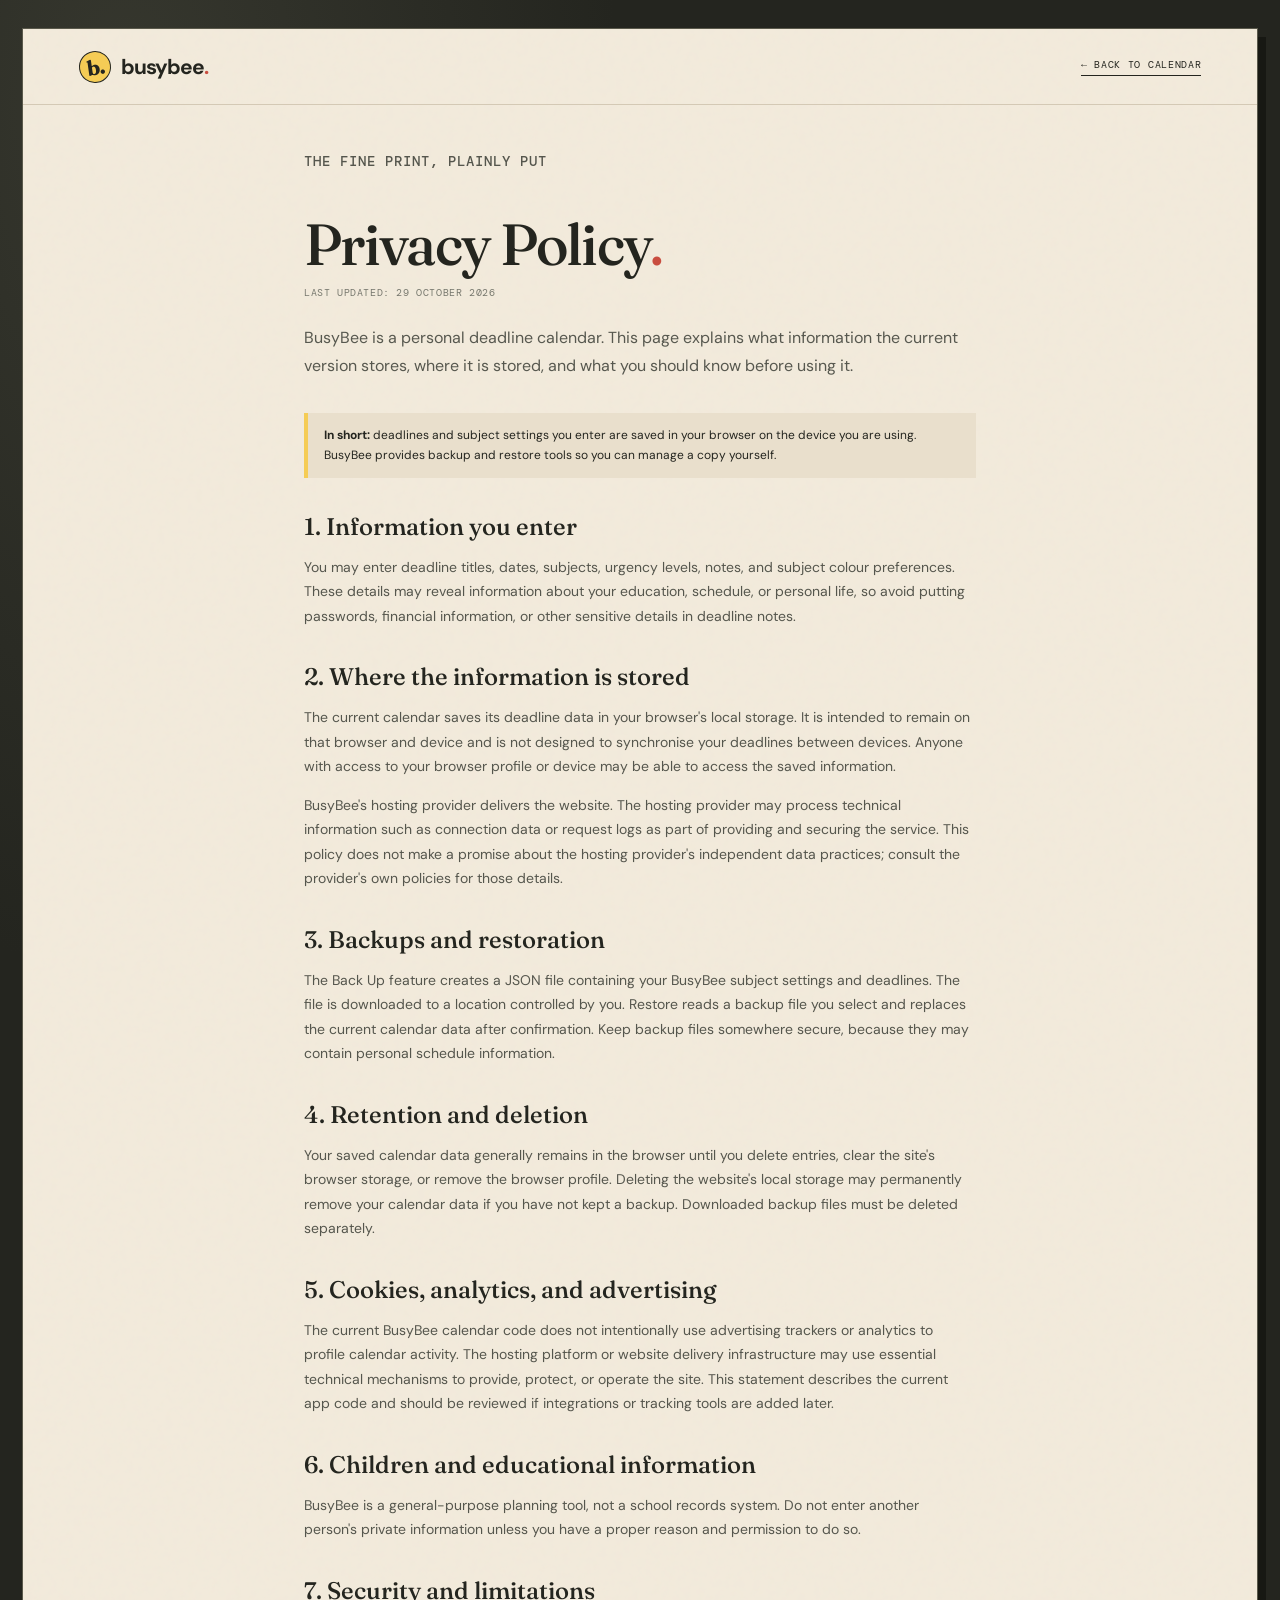
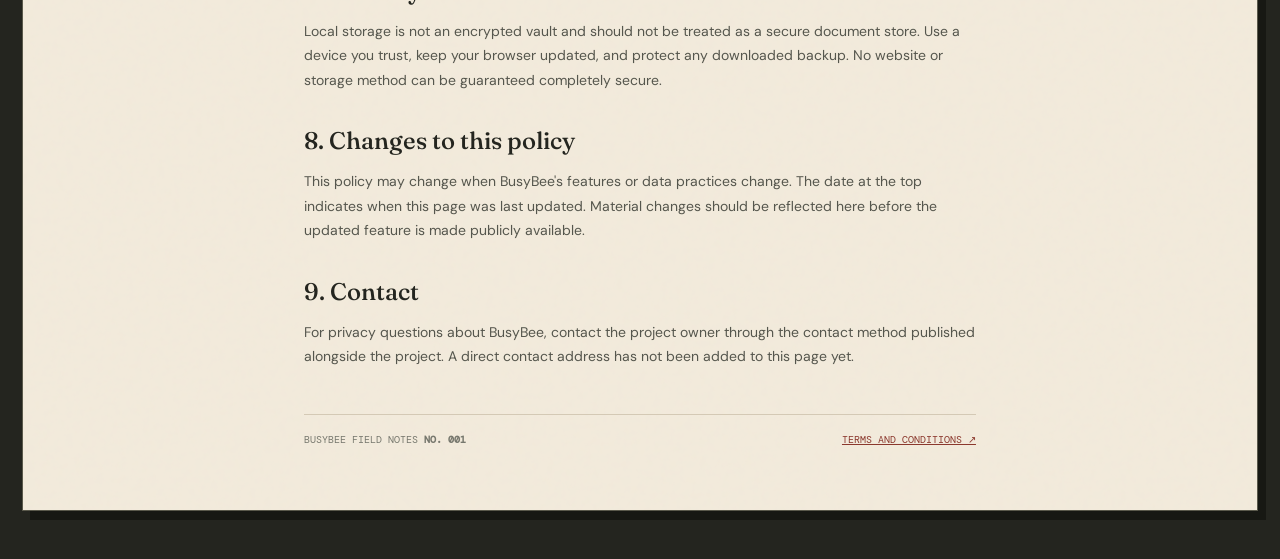
<file: privacy.html>
<!doctype html>
<html lang="en">
<head>
<meta charset="utf-8"><meta name="viewport" content="width=device-width,initial-scale=1"><meta name="theme-color" content="#24251f"><title>Privacy Policy | BusyBee</title><link rel="stylesheet" href="styles.css">
<style>
.legal{max-width:820px;margin:0 auto;padding:44px 6% 64px;position:relative;z-index:1}.legal-nav{display:flex;justify-content:space-between;align-items:center;gap:14px;border-bottom:1px solid var(--line);padding-bottom:20px}.back-link{color:var(--ink);font-family:var(--mono);font-size:10px;letter-spacing:.7px;text-decoration:none;border-bottom:1px solid var(--ink);padding-bottom:4px}.legal h1{font:500 clamp(38px,6vw,58px)/1.05 var(--serif);letter-spacing:-1.7px;margin:40px 0 12px}.legal .updated{font:10px var(--mono);letter-spacing:.6px;color:var(--muted)}.legal .lead{font-size:16px;line-height:1.7;max-width:660px;margin:25px 0 34px;color:#57584f}.legal h2{font:500 24px var(--serif);margin:34px 0 10px}.legal p,.legal li{font-size:14px;line-height:1.75;color:#55564d}.legal ul{padding-left:22px}.legal a{color:#8b382d;overflow-wrap:anywhere}.legal-note{border-left:4px solid var(--yellow);padding:12px 16px;background:#e9dfcc;font-size:12px;line-height:1.7;margin:24px 0}.legal-footer{border-top:1px solid var(--line);padding-top:18px;margin-top:45px;display:flex;justify-content:space-between;gap:15px;flex-wrap:wrap;font:10px var(--mono);color:var(--muted)}@media(max-width:600px){.legal{padding:30px 6% 45px}.legal h1{margin-top:30px}.legal p,.legal li{font-size:13px}}
</style>
</head>
<body><div class="app-shell"><header class="topbar"><a class="wordmark" href="./"><span class="bee-mark">b.</span><span>busybee<span class="dot">.</span></span></a><a class="back-link" href="./">← BACK TO CALENDAR</a></header>
<main class="legal">
<p class="eyebrow">THE FINE PRINT, PLAINLY PUT</p>
<h1>Privacy Policy<span class="dot">.</span></h1>
<p class="updated">LAST UPDATED: 29 OCTOBER 2026</p>
<p class="lead">BusyBee is a personal deadline calendar. This page explains what information the current version stores, where it is stored, and what you should know before using it.</p>
<div class="legal-note"><strong>In short:</strong> deadlines and subject settings you enter are saved in your browser on the device you are using. BusyBee provides backup and restore tools so you can manage a copy yourself.</div>
<h2>1. Information you enter</h2>
<p>You may enter deadline titles, dates, subjects, urgency levels, notes, and subject colour preferences. These details may reveal information about your education, schedule, or personal life, so avoid putting passwords, financial information, or other sensitive details in deadline notes.</p>
<h2>2. Where the information is stored</h2>
<p>The current calendar saves its deadline data in your browser's local storage. It is intended to remain on that browser and device and is not designed to synchronise your deadlines between devices. Anyone with access to your browser profile or device may be able to access the saved information.</p>
<p>BusyBee's hosting provider delivers the website. The hosting provider may process technical information such as connection data or request logs as part of providing and securing the service. This policy does not make a promise about the hosting provider's independent data practices; consult the provider's own policies for those details.</p>
<h2>3. Backups and restoration</h2>
<p>The Back Up feature creates a JSON file containing your BusyBee subject settings and deadlines. The file is downloaded to a location controlled by you. Restore reads a backup file you select and replaces the current calendar data after confirmation. Keep backup files somewhere secure, because they may contain personal schedule information.</p>
<h2>4. Retention and deletion</h2>
<p>Your saved calendar data generally remains in the browser until you delete entries, clear the site's browser storage, or remove the browser profile. Deleting the website's local storage may permanently remove your calendar data if you have not kept a backup. Downloaded backup files must be deleted separately.</p>
<h2>5. Cookies, analytics, and advertising</h2>
<p>The current BusyBee calendar code does not intentionally use advertising trackers or analytics to profile calendar activity. The hosting platform or website delivery infrastructure may use essential technical mechanisms to provide, protect, or operate the site. This statement describes the current app code and should be reviewed if integrations or tracking tools are added later.</p>
<h2>6. Children and educational information</h2>
<p>BusyBee is a general-purpose planning tool, not a school records system. Do not enter another person's private information unless you have a proper reason and permission to do so.</p>
<h2>7. Security and limitations</h2>
<p>Local storage is not an encrypted vault and should not be treated as a secure document store. Use a device you trust, keep your browser updated, and protect any downloaded backup. No website or storage method can be guaranteed completely secure.</p>
<h2>8. Changes to this policy</h2>
<p>This policy may change when BusyBee's features or data practices change. The date at the top indicates when this page was last updated. Material changes should be reflected here before the updated feature is made publicly available.</p>
<h2>9. Contact</h2>
<p>For privacy questions about BusyBee, contact the project owner through the contact method published alongside the project. A direct contact address has not been added to this page yet.</p>
<div class="legal-footer"><span>BUSYBEE FIELD NOTES <b>NO. 001</b></span><span><a href="terms.html">TERMS AND CONDITIONS ↗</a></span></div>
</main></div></body></html>
</file>
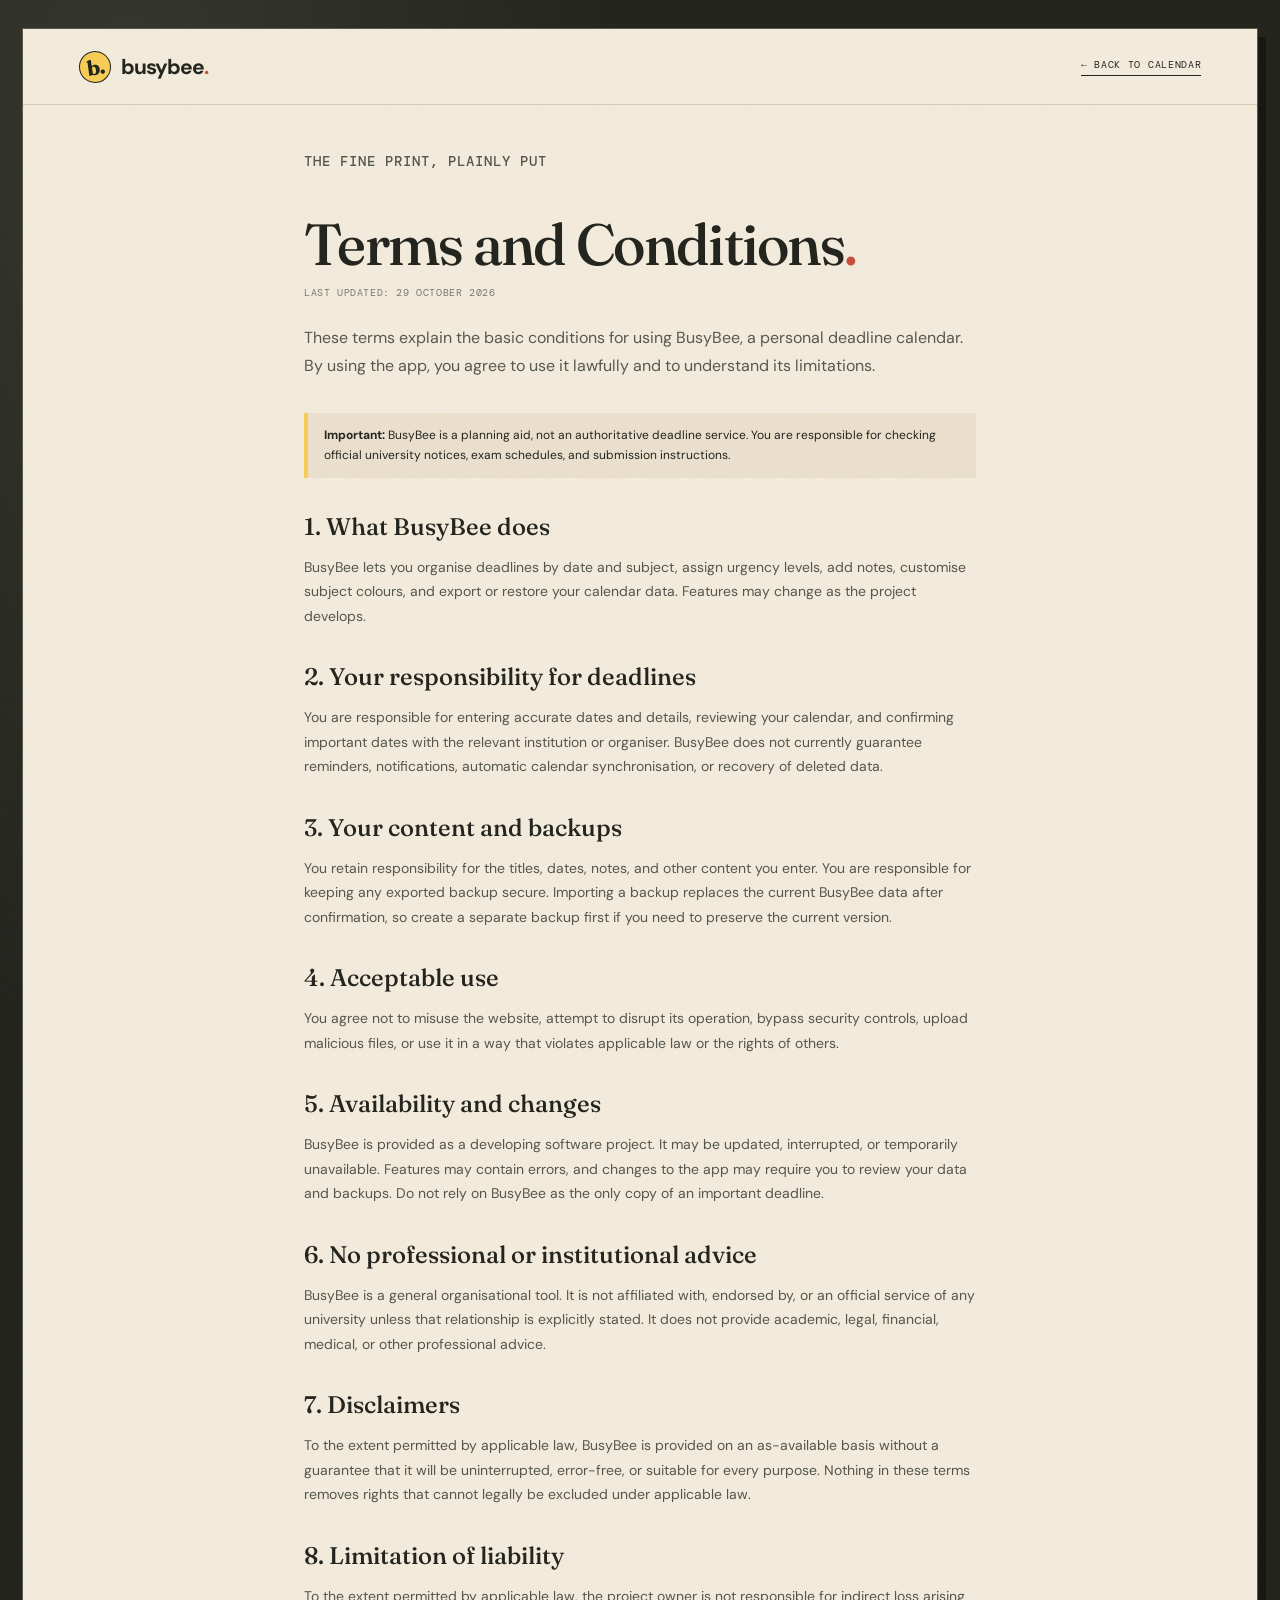
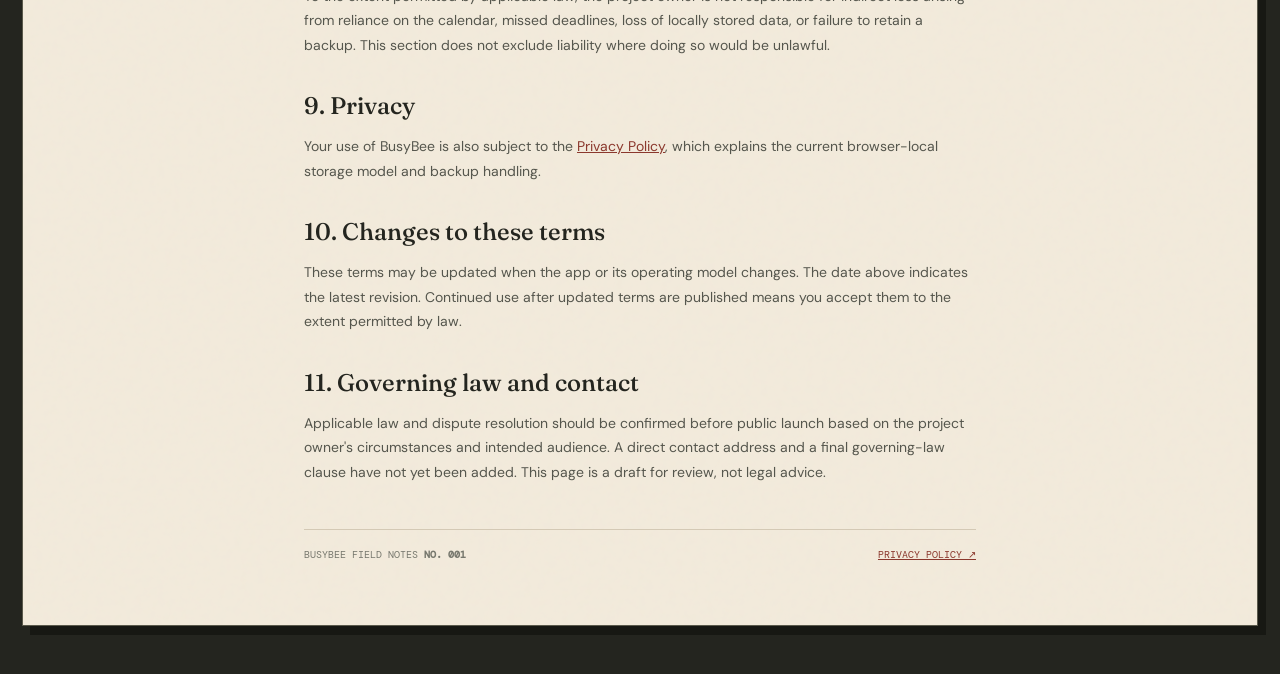
<file: terms.html>
<!doctype html>
<html lang="en">
<head>
<meta charset="utf-8"><meta name="viewport" content="width=device-width,initial-scale=1"><meta name="theme-color" content="#24251f"><title>Terms and Conditions | BusyBee</title><link rel="stylesheet" href="styles.css">
<style>
.legal{max-width:820px;margin:0 auto;padding:44px 6% 64px;position:relative;z-index:1}.legal-nav{display:flex;justify-content:space-between;align-items:center;gap:14px;border-bottom:1px solid var(--line);padding-bottom:20px}.back-link{color:var(--ink);font-family:var(--mono);font-size:10px;letter-spacing:.7px;text-decoration:none;border-bottom:1px solid var(--ink);padding-bottom:4px}.legal h1{font:500 clamp(38px,6vw,58px)/1.05 var(--serif);letter-spacing:-1.7px;margin:40px 0 12px}.legal .updated{font:10px var(--mono);letter-spacing:.6px;color:var(--muted)}.legal .lead{font-size:16px;line-height:1.7;max-width:660px;margin:25px 0 34px;color:#57584f}.legal h2{font:500 24px var(--serif);margin:34px 0 10px}.legal p,.legal li{font-size:14px;line-height:1.75;color:#55564d}.legal ul{padding-left:22px}.legal a{color:#8b382d;overflow-wrap:anywhere}.legal-note{border-left:4px solid var(--yellow);padding:12px 16px;background:#e9dfcc;font-size:12px;line-height:1.7;margin:24px 0}.legal-footer{border-top:1px solid var(--line);padding-top:18px;margin-top:45px;display:flex;justify-content:space-between;gap:15px;flex-wrap:wrap;font:10px var(--mono);color:var(--muted)}@media(max-width:600px){.legal{padding:30px 6% 45px}.legal h1{margin-top:30px}.legal p,.legal li{font-size:13px}}
</style>
</head>
<body><div class="app-shell"><header class="topbar"><a class="wordmark" href="./"><span class="bee-mark">b.</span><span>busybee<span class="dot">.</span></span></a><a class="back-link" href="./">← BACK TO CALENDAR</a></header>
<main class="legal">
<p class="eyebrow">THE FINE PRINT, PLAINLY PUT</p>
<h1>Terms and Conditions<span class="dot">.</span></h1>
<p class="updated">LAST UPDATED: 29 OCTOBER 2026</p>
<p class="lead">These terms explain the basic conditions for using BusyBee, a personal deadline calendar. By using the app, you agree to use it lawfully and to understand its limitations.</p>
<div class="legal-note"><strong>Important:</strong> BusyBee is a planning aid, not an authoritative deadline service. You are responsible for checking official university notices, exam schedules, and submission instructions.</div>
<h2>1. What BusyBee does</h2>
<p>BusyBee lets you organise deadlines by date and subject, assign urgency levels, add notes, customise subject colours, and export or restore your calendar data. Features may change as the project develops.</p>
<h2>2. Your responsibility for deadlines</h2>
<p>You are responsible for entering accurate dates and details, reviewing your calendar, and confirming important dates with the relevant institution or organiser. BusyBee does not currently guarantee reminders, notifications, automatic calendar synchronisation, or recovery of deleted data.</p>
<h2>3. Your content and backups</h2>
<p>You retain responsibility for the titles, dates, notes, and other content you enter. You are responsible for keeping any exported backup secure. Importing a backup replaces the current BusyBee data after confirmation, so create a separate backup first if you need to preserve the current version.</p>
<h2>4. Acceptable use</h2>
<p>You agree not to misuse the website, attempt to disrupt its operation, bypass security controls, upload malicious files, or use it in a way that violates applicable law or the rights of others.</p>
<h2>5. Availability and changes</h2>
<p>BusyBee is provided as a developing software project. It may be updated, interrupted, or temporarily unavailable. Features may contain errors, and changes to the app may require you to review your data and backups. Do not rely on BusyBee as the only copy of an important deadline.</p>
<h2>6. No professional or institutional advice</h2>
<p>BusyBee is a general organisational tool. It is not affiliated with, endorsed by, or an official service of any university unless that relationship is explicitly stated. It does not provide academic, legal, financial, medical, or other professional advice.</p>
<h2>7. Disclaimers</h2>
<p>To the extent permitted by applicable law, BusyBee is provided on an as-available basis without a guarantee that it will be uninterrupted, error-free, or suitable for every purpose. Nothing in these terms removes rights that cannot legally be excluded under applicable law.</p>
<h2>8. Limitation of liability</h2>
<p>To the extent permitted by applicable law, the project owner is not responsible for indirect loss arising from reliance on the calendar, missed deadlines, loss of locally stored data, or failure to retain a backup. This section does not exclude liability where doing so would be unlawful.</p>
<h2>9. Privacy</h2>
<p>Your use of BusyBee is also subject to the <a href="privacy.html">Privacy Policy</a>, which explains the current browser-local storage model and backup handling.</p>
<h2>10. Changes to these terms</h2>
<p>These terms may be updated when the app or its operating model changes. The date above indicates the latest revision. Continued use after updated terms are published means you accept them to the extent permitted by law.</p>
<h2>11. Governing law and contact</h2>
<p>Applicable law and dispute resolution should be confirmed before public launch based on the project owner's circumstances and intended audience. A direct contact address and a final governing-law clause have not yet been added. This page is a draft for review, not legal advice.</p>
<div class="legal-footer"><span>BUSYBEE FIELD NOTES <b>NO. 001</b></span><span><a href="privacy.html">PRIVACY POLICY ↗</a></span></div>
</main></div></body></html>
</file>
<file: styles.css>
@import url('https://fonts.googleapis.com/css2?family=DM+Mono:wght@400;500&family=DM+Sans:wght@400;500;600;700&family=Fraunces:opsz,wght,SOFT,WONK@9..144,500,20,1;9..144,600,20,1&display=swap');
:root{--ink:#24251f;--muted:#77786e;--paper:#f2eadb;--paper2:#e7ddca;--line:#d4c9b5;--yellow:#f5cc55;--red:#d95e4e;--green:#b6c99a;--pink:#e8a7a6;--lilac:#bcb1d9;--blue:#9ec5cf;--mono:'DM Mono',monospace;--sans:'DM Sans',sans-serif;--serif:'Fraunces',serif}*{box-sizing:border-box}html{min-height:100%;background:#24251f}body{margin:0;color:var(--ink);font-family:var(--sans);background:radial-gradient(ellipse at 10% 5%,#36372e 0,transparent 30%),#24251f;min-height:100vh;padding:28px 22px 48px}.app-shell{max-width:1320px;margin:0 auto;background:var(--paper);border:1px solid #5a594b;box-shadow:8px 9px 0 #171813;position:relative;overflow:hidden}.app-shell:before{content:"";position:absolute;inset:0;pointer-events:none;opacity:.13;background-image:url("data:image/svg+xml,%3Csvg viewBox='0 0 180 180' xmlns='http://www.w3.org/2000/svg'%3E%3Cfilter id='n'%3E%3CfeTurbulence type='fractalNoise' baseFrequency='.9' numOctaves='3' stitchTiles='stitch'/%3E%3C/filter%3E%3Crect width='100%25' height='100%25' filter='url(%23n)' opacity='.12'/%3E%3C/svg%3E")}.topbar,main{position:relative;z-index:1}.topbar{height:76px;border-bottom:1px solid var(--line);display:flex;align-items:center;justify-content:space-between;padding:0 4.5%}.wordmark{display:flex;align-items:center;gap:10px;color:var(--ink);font-size:21px;font-weight:700;letter-spacing:-1px;text-decoration:none}.bee-mark{display:grid;place-items:center;width:32px;height:32px;background:var(--yellow);border:1.5px solid var(--ink);border-radius:50%;font-family:var(--serif);font-size:21px;transform:rotate(-8deg)}.dot{color:#c94d3f}.top-actions{display:flex;align-items:center;gap:10px}.local-tag,.eyebrow,.icon-button,.today-button,.weekdays,.text-button,.urgency-key,.footer,.up-next-head>span{font-family:var(--mono);font-size:10px;letter-spacing:1px}.local-tag{display:flex;align-items:center;gap:7px;color:#626456;margin-right:14px}.live-dot{width:7px;height:7px;border-radius:50%;background:#718b58}.icon-button,.today-button,.nav-arrow,.text-button,.close-modal{cursor:pointer;color:var(--ink);font:inherit}.icon-button{background:transparent;border:1px solid var(--line);padding:10px 12px;font-family:var(--mono);font-size:10px;letter-spacing:.5px}.icon-button:hover,.today-button:hover{background:var(--yellow)}.intro{padding:47px 5% 38px;display:flex;justify-content:space-between;align-items:center;border-bottom:1px solid var(--line)}.eyebrow{margin:0;color:#7b796a;font-weight:500}.intro .eyebrow span{color:#c94d3f;margin-left:6px}.intro h1{font-family:var(--serif);font-size:clamp(40px,5vw,64px);line-height:.99;letter-spacing:-2.5px;font-weight:500;margin:18px 0 16px}.intro h1 em{color:#a34437;font-weight:500}.intro-copy{max-width:380px;color:#68685d;font-size:14px;line-height:1.6;margin:0}.note-card{width:205px;background:var(--yellow);padding:22px 19px 18px;transform:rotate(3deg);box-shadow:3px 4px 0 #c3a84d;position:relative;margin-right:5%;margin-top:10px}.tape{position:absolute;width:60px;height:17px;background:#e9a6a0;opacity:.9;top:-8px;left:36%;transform:rotate(-5deg)}.note-star{font-size:20px}.note-card p{font-family:var(--serif);font-size:22px;margin:9px 0 13px}.note-card small{font-family:var(--mono);font-size:9px;letter-spacing:1px}.workspace{display:grid;grid-template-columns:minmax(0,1.7fr) minmax(280px,.8fr)}.calendar-panel{padding:34px 4.5% 27px 5%;border-right:1px solid var(--line);min-width:0}.calendar-head{display:flex;align-items:end;justify-content:space-between;margin-bottom:25px}.month-row{display:flex;align-items:center;gap:14px;margin-top:8px}.month-row h2,.side-head h2{font-family:var(--serif);font-weight:500;font-size:30px;letter-spacing:-.8px;margin:0}.nav-arrow{width:30px;height:30px;background:transparent;border:1px solid var(--line);font-size:16px;display:grid;place-items:center}.nav-arrow:hover{background:var(--ink);color:var(--paper)}.today-button{background:transparent;border:1px solid var(--ink);padding:10px 13px}.weekdays,.calendar-grid{display:grid;grid-template-columns:repeat(7,minmax(0,1fr))}.weekdays{color:#77766a;text-align:center;margin-bottom:7px}.weekdays span{padding:9px 0}.calendar-grid{gap:5px}.day-cell{min-height:93px;position:relative;border:1px solid #d5c9b5;background:#eae1d2;padding:8px 7px 7px;text-align:left;display:flex;flex-direction:column;align-items:stretch;gap:5px;cursor:pointer;overflow:hidden;color:var(--ink);transition:transform .12s,border-color .12s}.day-cell:hover{border-color:var(--ink);transform:translateY(-2px);z-index:1}.day-cell.outside{opacity:.4;background:transparent}.day-cell.today{outline:2px solid var(--ink);outline-offset:-3px}.day-cell.selected{box-shadow:inset 0 0 0 2px var(--ink);border-color:var(--ink)}.day-cell.has-deadlines{background:var(--subject-color,var(--yellow));border-color:transparent}.day-cell.has-deadlines .day-number{font-weight:700}.day-cell .day-number{font-size:13px;line-height:1.2;align-self:flex-start;position:relative;z-index:1}.day-cell .day-number.today-number:after{content:"";display:inline-block;width:5px;height:5px;background:#c94d3f;border-radius:50%;margin-left:5px;vertical-align:middle}.day-event{display:block;position:relative;font-size:10px;font-weight:600;line-height:1.2;white-space:nowrap;overflow:hidden;text-overflow:ellipsis;padding:3px 4px;background:#ffffff5e;border-left:2px solid #24251f80}.day-event.urgency-important{border-left:3px solid #a34437}.day-event.urgency-critical{border-left:3px solid #8d201d;font-weight:700}.more-events{font-family:var(--mono);font-size:9px;color:#393a31}.urgency-flag{position:absolute;top:7px;right:7px;width:7px;height:7px;border-radius:50%;background:#9b372b;box-shadow:0 0 0 2px #ffffff5c}.urgency-flag.soon{background:#8a6410}.empty-mark{font-size:9px;color:#9a9385;margin-top:auto}.legend-wrap{display:flex;align-items:center;gap:15px;flex-wrap:wrap;border-top:1px solid var(--line);padding-top:20px;margin-top:24px}.legend{display:flex;align-items:center;gap:12px;flex-wrap:wrap;flex:1}.legend-item{display:flex;align-items:center;gap:6px;font-size:11px;color:#57584f}.legend-swatch{width:11px;height:11px;border:1px solid #24251f25;display:inline-block}.urgency-key{display:flex;gap:16px;flex-wrap:wrap;margin-top:18px;color:#77766a;font-size:9px}.urgency-key span{display:flex;align-items:center;gap:6px}.urgency-dot{display:inline-block;width:7px;height:7px;border-radius:50%}.urgency-dot.overdue{background:#b33d32}.urgency-dot.soon{background:#c3972f}.urgency-dot.later{background:#7b8d61}.side-panel{padding:35px 8% 28px;min-width:0;background:#eee4d4}.side-head{display:flex;align-items:center;justify-content:space-between}.side-head h2{font-size:26px;margin-top:7px}.sticker{display:grid;place-items:center;width:37px;height:37px;border:1px solid #c8bca8;border-radius:50%;font-size:23px;color:#a34437;transform:rotate(13deg)}.side-hint{font-size:12px;color:#77766a;line-height:1.5;margin:12px 0 18px}.day-deadlines{display:flex;flex-direction:column;gap:9px}.deadline-card{border:1px solid #d4c7b2;border-left:5px solid var(--card-color,var(--yellow));background:#f7f0e5;padding:12px 12px 11px;position:relative}.deadline-card-top{display:flex;justify-content:space-between;gap:8px;align-items:start}.deadline-card h3{font-size:13px;margin:0;font-weight:700;line-height:1.4;overflow-wrap:anywhere}.edit-deadline{border:0;background:transparent;color:#77766a;cursor:pointer;font-size:15px;line-height:1}.deadline-meta{display:flex;align-items:center;gap:7px;flex-wrap:wrap;margin-top:8px;font-family:var(--mono);font-size:9px;color:#6d6b5e;text-transform:uppercase}.urgency-label{font-size:9px;letter-spacing:.4px;padding:3px 5px;background:#e7ddca;color:#59594f}.urgency-label.important{background:#f2d39a;color:#7a451a}.urgency-label.critical{background:#e7b0a6;color:#762c24}.deadline-notes{font-size:11px;color:#68685d;line-height:1.5;margin:9px 0 0;white-space:pre-wrap;overflow-wrap:anywhere}.empty-day{padding:17px 14px;border:1px dashed #c7baa5;color:#797769;font-size:12px;line-height:1.5}.add-deadline{display:flex;align-items:center;justify-content:center;gap:9px;width:100%;margin-top:14px;padding:13px 10px;border:1px solid var(--ink);background:var(--ink);color:var(--paper);font-family:var(--mono);font-size:10px;letter-spacing:1px;cursor:pointer}.add-deadline span{font-size:18px;line-height:10px}.add-deadline:hover{background:#a34437;border-color:#a34437}.up-next{margin-top:32px;border-top:1px solid var(--line);padding-top:19px}.up-next-head{display:flex;justify-content:space-between;align-items:center}.up-next-head>span{font-size:9px;color:#8b8778}.up-next-list{display:flex;flex-direction:column;margin-top:10px}.up-next-item{display:grid;grid-template-columns:43px 1fr;gap:10px;padding:11px 0;border-bottom:1px solid #d8cdbb;align-items:center}.up-next-date{font-family:var(--mono);font-size:10px;text-align:center;background:var(--item-color,var(--yellow));padding:8px 2px}.up-next-date b{font-family:var(--serif);display:block;font-size:19px;font-weight:500}.up-next-info{min-width:0}.up-next-info strong{display:block;font-size:12px;white-space:nowrap;overflow:hidden;text-overflow:ellipsis}.up-next-info small{display:block;font-family:var(--mono);font-size:9px;color:#77766a;margin-top:4px}.up-next-empty{font-size:12px;color:#77766a;line-height:1.5;padding:12px 0}.footer{border-top:1px solid var(--line);padding:16px 5%;display:flex;justify-content:space-between;gap:15px;flex-wrap:wrap;color:#8a8576;font-size:9px}.footer b{color:#a34437;font-weight:500;margin-left:8px}.footer-links{display:flex;gap:18px;flex-wrap:wrap}.footer-links a{color:#8b382d;text-decoration:none;border-bottom:1px solid #b99c88;padding-bottom:2px}.footer-links a:hover{color:#24251f;border-color:#24251f}.modal{width:min(510px,calc(100% - 28px));border:1px solid var(--ink);padding:27px 29px 25px;background:var(--paper);color:var(--ink);box-shadow:7px 8px 0 #171813}.modal::backdrop{background:#141510b8;backdrop-filter:blur(3px)}.modal-top{display:flex;align-items:center;justify-content:space-between}.close-modal{border:0;background:transparent;font-size:25px;line-height:1}.modal h2{font-family:var(--serif);font-weight:500;font-size:30px;letter-spacing:-.8px;margin:14px 0 22px}.modal label{display:flex;flex-direction:column;gap:7px;font-size:11px;font-weight:700;margin-bottom:15px}.modal input,.modal select,.modal textarea{font:12px var(--sans);color:var(--ink);background:#f8f1e6;border:1px solid #cfc2ad;padding:11px 12px;width:100%;border-radius:0;outline:none}.modal input:focus,.modal select:focus,.modal textarea:focus{border-color:#a34437;box-shadow:0 0 0 2px #a3443722}.modal textarea{resize:vertical}.form-row{display:grid;grid-template-columns:1fr 1fr;gap:12px}.optional{font-weight:400;color:#888475}.modal-actions{display:flex;align-items:center;gap:10px;margin-top:22px}.modal-actions>span{flex:1}.save-button{background:var(--ink);border:1px solid var(--ink);color:var(--paper);font:10px var(--mono);letter-spacing:.7px;padding:12px 15px;cursor:pointer}.save-button:hover{background:#a34437;border-color:#a34437}.delete-button{border:1px solid #bd6a5c;background:transparent;color:#9a3a2d;font:10px var(--mono);padding:12px 14px;cursor:pointer}.modal-copy{font-size:12px;line-height:1.6;color:#77766a;margin:-10px 0 19px}.subject-editor{display:flex;flex-direction:column;gap:9px;max-height:300px;overflow:auto}.subject-row{display:grid;grid-template-columns:1fr 40px 30px;align-items:center;gap:9px;border:1px solid var(--line);padding:8px 10px;background:#f7f0e5}.subject-row span{font-size:12px;font-weight:600;overflow-wrap:anywhere}.subject-row input[type=color]{width:32px;height:30px;padding:2px;border:1px solid var(--line);background:transparent;cursor:pointer}.subject-row button{border:0;background:transparent;color:#a34437;font-size:17px;cursor:pointer}.add-subject-form{display:grid;grid-template-columns:1fr auto;gap:10px;align-items:end;margin-top:18px}.add-subject-form label{margin:0}.toast{position:fixed;left:50%;bottom:22px;transform:translate(-50%,20px);background:var(--yellow);border:1px solid var(--ink);padding:12px 17px;font-size:12px;box-shadow:3px 4px 0 #171813;opacity:0;pointer-events:none;transition:opacity .2s,transform .2s;z-index:10;max-width:calc(100vw - 30px)}.toast.show{opacity:1;transform:translate(-50%,0)}@media(max-width:900px){body{padding:12px}.intro{padding:38px 5%}.workspace{grid-template-columns:minmax(0,1.5fr) minmax(250px,.8fr)}.calendar-panel{padding-left:3%;padding-right:3%}.side-panel{padding-left:6%;padding-right:6%}.day-cell{min-height:77px;padding:6px 5px}.day-event{font-size:9px}.note-card{margin-right:2%}.local-tag{display:none}}@media(max-width:680px){body{padding:0}.app-shell{box-shadow:none;border:0}.topbar{height:auto;min-height:65px;padding:12px 4%}.wordmark{font-size:19px}.top-actions{gap:5px}.icon-button{padding:9px 8px;font-size:9px}.icon-button span{display:none}.intro{padding:32px 5% 29px}.intro h1{font-size:44px}.intro-copy{font-size:12px;max-width:250px}.note-card{width:135px;padding:17px 13px 13px;margin-right:0}.note-card p{font-size:16px}.note-card small{font-size:7px}.note-star{font-size:16px}.workspace{display:flex;flex-direction:column}.calendar-panel{border-right:0;padding:26px 4% 23px}.calendar-head{margin-bottom:18px}.month-row{gap:9px}.month-row h2{font-size:25px}.day-cell{min-height:67px;padding:6px 4px;gap:4px}.day-cell .day-number{font-size:11px}.day-event{font-size:8px;padding:3px 2px}.weekdays{font-size:9px}.legend-wrap{gap:10px}.legend{gap:10px}.legend-item{font-size:10px}.text-button{font-size:9px}.urgency-key{gap:11px}.side-panel{padding:27px 5% 30px}.side-head h2{font-size:25px}.up-next{margin-top:26px}.footer{padding:14px 5%;font-size:8px}}@media(max-width:390px){.note-card{display:none}.intro h1{font-size:42px}.day-cell{min-height:58px}.day-event{font-size:7px}.calendar-grid{gap:3px}.month-row h2{font-size:23px}.form-row{grid-template-columns:1fr}.modal{padding:23px 20px}.modal h2{font-size:27px}}
/* BusyBee tactile-minimal update */
:root{color-scheme:light;--paper:#f2eadb;--paper2:#e7ddca;--ink:#24251f;--line:#d4c9b5;--muted:#77786e}
html[data-theme="dark"]{color-scheme:dark;--paper:#272922;--paper2:#34362d;--ink:#f2eadb;--line:#505144;--muted:#b5b09f;background:#1d1f1a}
html[data-theme="dark"] body{background:radial-gradient(ellipse at 10% 5%,#303229 0,transparent 30%),#1d1f1a;color:var(--ink)}
html[data-theme="dark"] .app-shell{background:var(--paper);border-color:#57594b}
html[data-theme="dark"] .intro-copy,html[data-theme="dark"] .side-hint,html[data-theme="dark"] .deadline-notes,html[data-theme="dark"] .legal p,html[data-theme="dark"] .legal li{color:#c2bdad}
html[data-theme="dark"] .side-panel{background:#303229}
html[data-theme="dark"] .day-cell{background:#35372f;border-color:#555648;color:var(--ink)}
html[data-theme="dark"] .day-cell.outside{background:transparent}
html[data-theme="dark"] .day-event{background:#1d1f1a9c;color:#fff;border-left-color:#ffffffa8}
html[data-theme="dark"] .deadline-card,html[data-theme="dark"] .subject-row{background:#393a31;border-color:#57584a}
html[data-theme="dark"] .empty-day{border-color:#666755;color:#c2bdad}
html[data-theme="dark"] .modal,html[data-theme="dark"] .legal{background:var(--paper);color:var(--ink)}
html[data-theme="dark"] .modal input,html[data-theme="dark"] .modal select,html[data-theme="dark"] .modal textarea{background:#35372f;color:var(--ink);border-color:#626353}
html[data-theme="dark"] .modal-copy,html[data-theme="dark"] .optional{color:#c2bdad}
html[data-theme="dark"] .urgency-label{background:#4b493b;color:#f5ead1}
html[data-theme="dark"] .urgency-label.important{background:#72572d;color:#fff0c9}
html[data-theme="dark"] .urgency-label.critical{background:#743a33;color:#ffe7e1}
html[data-theme="dark"] .legal-note{background:#3b3a2d;color:var(--ink)}
html[data-theme="dark"] .icon-button:hover,html[data-theme="dark"] .today-button:hover{background:#514d37}
html[data-theme="dark"] .footer-links a,html[data-theme="dark"] .legal a{color:#efb1a3}
html[data-theme="dark"] .toast{background:#d9bb67;color:#24251f}
.day-cell.has-deadlines{background:var(--subject-color,var(--subject-a,var(--yellow)))}
.day-cell.has-deadlines[style*="--subject-b"]{background:linear-gradient(155deg,var(--subject-a) 0 49.5%,var(--subject-b) 50% 100%)}
.day-cell.overdue-cell{border:2px dashed #9e342d}
.day-cell.overdue-cell:after{content:"LATE";position:absolute;top:0;right:0;padding:3px 4px;background:#9e342d;color:#fff;font:8px var(--mono);letter-spacing:.4px;z-index:2}
.day-cell.due-today-cell:not(.overdue-cell){outline:2px solid var(--ink);outline-offset:-4px}
.day-cell.due-today-cell:not(.overdue-cell):before{content:"DUE TODAY";position:absolute;bottom:0;left:0;right:0;padding:4px 2px;background:var(--ink);color:var(--paper);font:8px var(--mono);letter-spacing:.35px;text-align:center;z-index:2}
.day-cell.due-today-cell .day-event{margin-bottom:9px}
.day-cell .day-number,.day-cell .day-event,.day-cell .more-events{z-index:1}
.day-cell.selected{box-shadow:inset 0 0 0 2px var(--ink)}
.side-panel{position:relative;background:#eee4d4}
.side-panel:before{content:"";position:absolute;top:0;left:22px;width:42px;height:13px;background:#d7b8a6;opacity:.85;transform:translateY(-2px) rotate(-4deg)}
.side-head{padding-top:8px}
.sticker{border-radius:0;transform:rotate(3deg);background:#f5cc55;color:#24251f;border-color:#24251f}
.subject-editor{gap:12px}
.subject-row{grid-template-columns:minmax(0,1fr) 112px 28px;gap:8px;padding:10px;align-items:end}
.subject-name-label,.hex-label{display:flex;flex-direction:column;gap:5px;font:9px var(--mono);letter-spacing:.5px;color:var(--muted)}
.subject-name-input,.subject-hex{width:100%;min-width:0;border:1px solid var(--line);border-radius:0;padding:8px;font:12px var(--sans);background:#fff8ed;color:#24251f}
.subject-hex{font-family:var(--mono);text-transform:uppercase}
.remove-subject{border:1px solid var(--line)!important;width:28px;height:31px;color:var(--ink)!important}
.swatch-row{grid-column:1/-1;display:flex;flex-wrap:wrap;gap:6px;padding-top:3px}
.preset-swatch{width:20px;height:20px;border:1px solid #24251f55;background:var(--swatch);border-radius:0;cursor:pointer}
.preset-swatch:hover,.preset-swatch:focus-visible{outline:2px solid var(--ink);outline-offset:2px}
.day-cell:focus-visible{outline:3px solid var(--ink);outline-offset:1px;z-index:3}
#themeToggle{min-width:78px}
@media(max-width:680px){.subject-row{grid-template-columns:minmax(0,1fr) 96px 28px}.side-panel:before{left:24px}}
</file>
